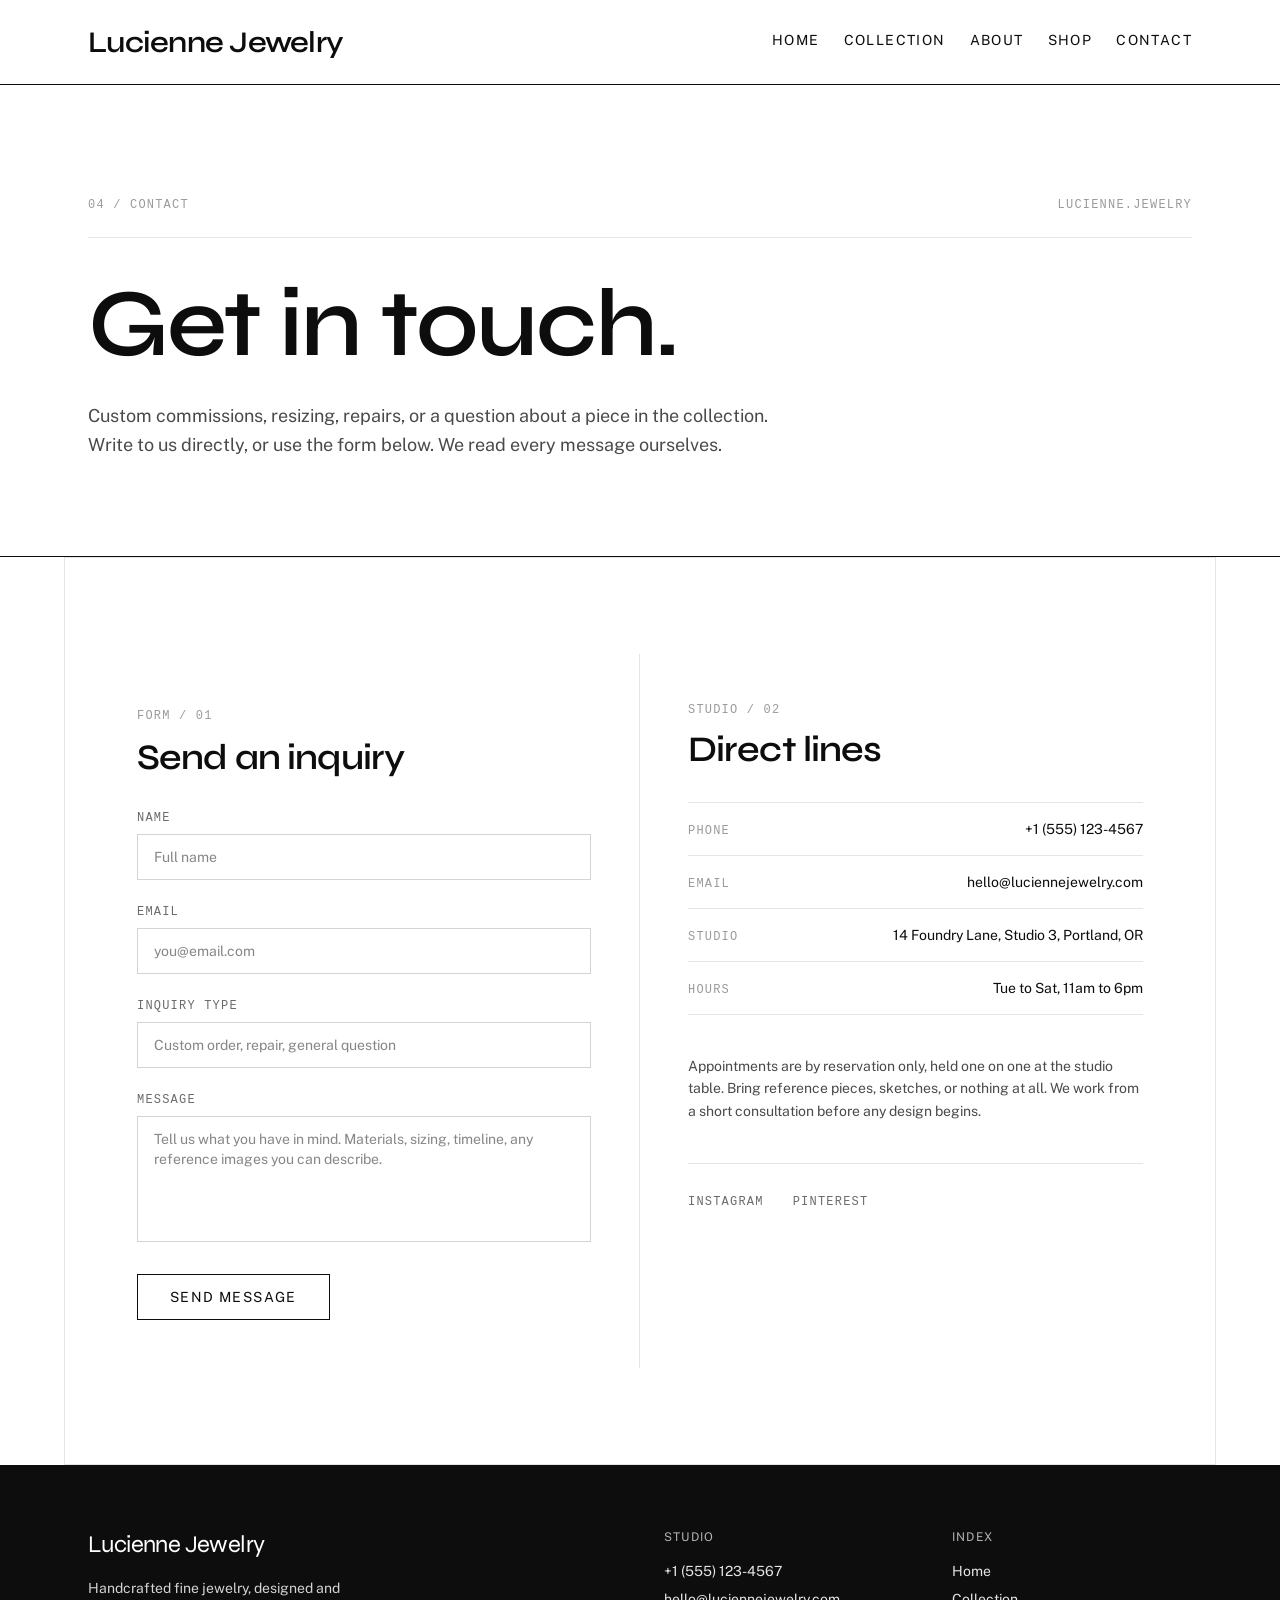
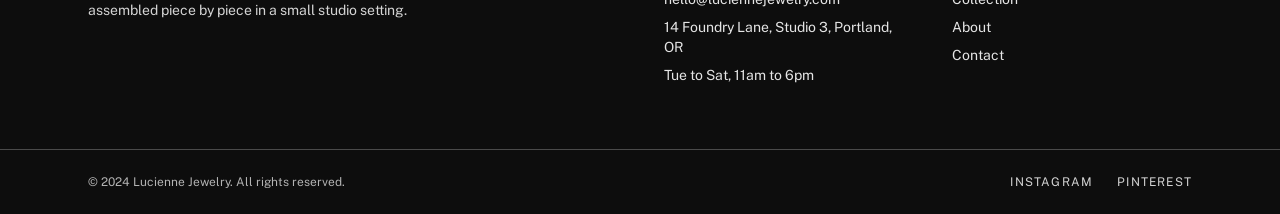
<file: contact.html>
<!DOCTYPE html>
<html lang="en">
<head>
<meta charset="utf-8">
<meta name="viewport" content="width=device-width, initial-scale=1">
<title>Contact — Lucienne Jewelry</title>
<meta name="description" content="Reach Lucienne Jewelry for custom commissions, studio appointments, and general inquiries. Based in Portland, Oregon.">
<link rel="canonical" href="https://lucienne-jewelry-07a8.sites.tibly.ai/contact">
<meta property="og:type" content="website">
<meta property="og:url" content="https://lucienne-jewelry-07a8.sites.tibly.ai/contact">
<meta property="og:site_name" content="Lucienne Jewelry">
<meta property="og:title" content="Contact — Lucienne Jewelry">
<meta property="og:description" content="Reach Lucienne Jewelry for custom commissions, studio appointments, and general inquiries. Based in Portland, Oregon.">
<meta name="twitter:card" content="summary_large_image">
<link rel="icon" href="/favicon.svg" type="image/svg+xml">
<link rel="preconnect" href="https://fonts.googleapis.com">
<link rel="preconnect" href="https://fonts.gstatic.com" crossorigin>
<link href="https://fonts.googleapis.com/css2?family=Syne:wght@400;500;600;700;800&family=Public+Sans:wght@300;400;500;600&display=swap" rel="stylesheet">
<link rel="stylesheet" href="/styles.css?v=3617fe6c">
</head>
<body>
<!-- block:header -->
<header class="w-full bg-white text-ink border-b border-brand-900">
  <div class="mx-auto max-w-6xl px-6 py-6 flex flex-col sm:flex-row sm:items-center sm:justify-between gap-4">
    <a href="/" class="font-display text-2xl md:text-3xl font-semibold tracking-tight" data-tibly-field="business-name">Lucienne Jewelry</a>
    <nav class="flex flex-wrap gap-x-6 gap-y-2 font-body text-xs md:text-sm uppercase tracking-widest">
      <a href="/" class="border-b border-transparent pb-1 hover:border-ink transition-colors duration-300">Home</a>
      <a href="/collection" class="border-b border-transparent pb-1 hover:border-ink transition-colors duration-300">Collection</a>
      <a href="/about" class="border-b border-transparent pb-1 hover:border-ink transition-colors duration-300">About</a>
      <a href="/shop" class="border-b border-transparent pb-1 hover:border-ink transition-colors duration-300">Shop</a>
      <a href="/contact" class="border-b border-transparent pb-1 hover:border-ink transition-colors duration-300">Contact</a>
    </nav>
  </div>
</header>
<!-- /block:header -->
<!-- block:type-hero -->
<section class="w-full bg-white text-ink border-b border-brand-900" data-block="type-hero">
  <div class="mx-auto max-w-6xl px-6 pt-20 pb-16 md:pt-28 md:pb-24">
    <div class="flex items-start justify-between border-b border-brand-200 pb-6 mb-10">
      <span class="font-mono text-xs tracking-widest text-brand-500">04 / CONTACT</span>
      <span class="font-mono text-xs tracking-widest text-brand-500 hidden sm:inline">LUCIENNE.JEWELRY</span>
    </div>
    <h1 class="font-display text-5xl md:text-8xl font-semibold tracking-tight leading-[0.95] max-w-4xl">
      Get in touch.
    </h1>
    <p class="mt-8 font-body text-base md:text-lg text-brand-700 max-w-prose leading-relaxed">
      Custom commissions, resizing, repairs, or a question about a piece in the collection.
      Write to us directly, or use the form below. We read every message ourselves.
    </p>
  </div>
</section>
<!-- /block:type-hero -->
<!-- block:contact-cta -->
<section class="w-full bg-white text-ink" data-block="contact-cta">
  <div class="mx-auto max-w-6xl px-6 py-16 md:py-24 grid grid-cols-1 md:grid-cols-2 gap-0 border border-brand-200">

    <div class="p-8 md:p-12 border-b md:border-b-0 md:border-r border-brand-200">
      <span class="font-mono text-xs tracking-widest text-brand-500">FORM / 01</span>
      <h2 class="font-display text-3xl md:text-4xl font-semibold tracking-tight mt-3 mb-8">Send an inquiry</h2>

      <form method="POST" action="https://api.tibly.ai/api/public/site-forms" class="flex flex-col gap-6">
        <input type="hidden" name="_page" value="/contact">
        <input type="text" name="_gotcha" class="hidden" tabindex="-1" autocomplete="off" aria-hidden="true">

        <div class="flex flex-col gap-2">
          <label for="name" class="font-mono text-xs uppercase tracking-widest text-brand-600">Name</label>
          <input id="name" name="name" type="text" required class="w-full bg-transparent border border-brand-300 px-4 py-3 font-body text-sm text-ink focus:outline-none focus:border-ink transition-colors duration-300" placeholder="Full name">
        </div>

        <div class="flex flex-col gap-2">
          <label for="email" class="font-mono text-xs uppercase tracking-widest text-brand-600">Email</label>
          <input id="email" name="email" type="email" required class="w-full bg-transparent border border-brand-300 px-4 py-3 font-body text-sm text-ink focus:outline-none focus:border-ink transition-colors duration-300" placeholder="you@email.com">
        </div>

        <div class="flex flex-col gap-2">
          <label for="inquiry" class="font-mono text-xs uppercase tracking-widest text-brand-600">Inquiry type</label>
          <input id="inquiry" name="inquiry_type" type="text" class="w-full bg-transparent border border-brand-300 px-4 py-3 font-body text-sm text-ink focus:outline-none focus:border-ink transition-colors duration-300" placeholder="Custom order, repair, general question">
        </div>

        <div class="flex flex-col gap-2">
          <label for="message" class="font-mono text-xs uppercase tracking-widest text-brand-600">Message</label>
          <textarea id="message" name="message" rows="5" required class="w-full bg-transparent border border-brand-300 px-4 py-3 font-body text-sm text-ink focus:outline-none focus:border-ink transition-colors duration-300 resize-none" placeholder="Tell us what you have in mind. Materials, sizing, timeline, any reference images you can describe."></textarea>
        </div>

        <button type="submit" class="btn w-full sm:w-fit mt-2">Send message</button>
      </form>
    </div>

    <div class="p-8 md:p-12 flex flex-col">
      <span class="font-mono text-xs tracking-widest text-brand-500">STUDIO / 02</span>
      <h2 class="font-display text-3xl md:text-4xl font-semibold tracking-tight mt-3 mb-8">Direct lines</h2>

      <dl class="flex flex-col">
        <div class="flex items-baseline justify-between gap-4 py-4 border-t border-brand-200">
          <dt class="font-mono text-xs uppercase tracking-widest text-brand-500">Phone</dt>
          <dd class="font-body text-sm text-right">
            <a href="tel:+15551234567" data-tibly-field="phone" class="hover:text-brand-600 transition-colors duration-300">+1 (555) 123-4567</a>
          </dd>
        </div>
        <div class="flex items-baseline justify-between gap-4 py-4 border-t border-brand-200">
          <dt class="font-mono text-xs uppercase tracking-widest text-brand-500">Email</dt>
          <dd class="font-body text-sm text-right break-words">
            <a href="mailto:hello@luciennejewelry.com" data-tibly-field="email" class="hover:text-brand-600 transition-colors duration-300">hello@luciennejewelry.com</a>
          </dd>
        </div>
        <div class="flex items-baseline justify-between gap-4 py-4 border-t border-brand-200">
          <dt class="font-mono text-xs uppercase tracking-widest text-brand-500">Studio</dt>
          <dd class="font-body text-sm text-right">
            <span data-tibly-field="address">14 Foundry Lane, Studio 3, Portland, OR</span>
          </dd>
        </div>
        <div class="flex items-baseline justify-between gap-4 py-4 border-t border-b border-brand-200">
          <dt class="font-mono text-xs uppercase tracking-widest text-brand-500">Hours</dt>
          <dd class="font-body text-sm text-right">
            <span data-tibly-field="hours">Tue to Sat, 11am to 6pm</span>
          </dd>
        </div>
      </dl>

      <div class="mt-10">
        <p class="font-body text-sm text-brand-700 leading-relaxed max-w-prose">
          Appointments are by reservation only, held one on one at the studio table.
          Bring reference pieces, sketches, or nothing at all. We work from a short
          consultation before any design begins.
        </p>
      </div>

      <div class="mt-10 pt-6 border-t border-brand-200" data-tibly-field="links">
        <a href="https://instagram.com" class="font-mono text-xs uppercase tracking-widest text-brand-600 hover:text-ink transition-colors duration-300 mr-6">Instagram</a>
        <a href="https://pinterest.com" class="font-mono text-xs uppercase tracking-widest text-brand-600 hover:text-ink transition-colors duration-300">Pinterest</a>
      </div>
    </div>

  </div>
</section>
<!-- /block:contact-cta -->
<!-- block:footer -->
<footer class="w-full bg-ink text-white">
  <div class="mx-auto max-w-6xl px-6 py-16 grid grid-cols-1 md:grid-cols-4 gap-12">
    <div class="md:col-span-2">
      <p class="font-display text-2xl tracking-tight" data-tibly-field="business-name">Lucienne Jewelry</p>
      <p class="mt-4 font-body text-sm text-brand-300 max-w-xs leading-relaxed">Handcrafted fine jewelry, designed and assembled piece by piece in a small studio setting.</p>
    </div>
    <div>
      <p class="font-body text-xs uppercase tracking-widest text-brand-400 mb-4">Studio</p>
      <ul class="font-body text-sm space-y-2 text-brand-200">
        <li><a href="tel:+15551234567" data-tibly-field="phone" class="hover:text-white transition-colors duration-300">+1 (555) 123-4567</a></li>
        <li><a href="mailto:hello@luciennejewelry.com" data-tibly-field="email" class="hover:text-white transition-colors duration-300">hello@luciennejewelry.com</a></li>
        <li><span data-tibly-field="address">14 Foundry Lane, Studio 3, Portland, OR</span></li>
        <li><span data-tibly-field="hours">Tue to Sat, 11am to 6pm</span></li>
      </ul>
    </div>
    <div>
      <p class="font-body text-xs uppercase tracking-widest text-brand-400 mb-4">Index</p>
      <nav class="flex flex-col gap-2 font-body text-sm text-brand-200">
        <a href="/" class="hover:text-white transition-colors duration-300 w-fit">Home</a>
        <a href="/collection" class="hover:text-white transition-colors duration-300 w-fit">Collection</a>
        <a href="/about" class="hover:text-white transition-colors duration-300 w-fit">About</a>
        <a href="/contact" class="hover:text-white transition-colors duration-300 w-fit">Contact</a>
      </nav>
    </div>
  </div>
  <div class="border-t border-brand-700">
    <div class="mx-auto max-w-6xl px-6 py-6 flex flex-col sm:flex-row sm:items-center sm:justify-between gap-4">
      <p class="font-body text-xs text-brand-400">© 2024 Lucienne Jewelry. All rights reserved.</p>
      <div data-tibly-field="links" class="flex gap-6 font-body text-xs uppercase tracking-widest text-brand-300">
        <a href="https://instagram.com" class="hover:text-white transition-colors duration-300">Instagram</a>
        <a href="https://pinterest.com" class="hover:text-white transition-colors duration-300">Pinterest</a>
      </div>
    </div>
  </div>
</footer>
<!-- /block:footer -->
  <script async src="https://api.tibly.ai/widget/v1.js"></script>
</body>
</html>
</file>
<file: styles.css>
/*! tailwindcss v4.3.2 | MIT License | https://tailwindcss.com */
@layer properties{@supports (((-webkit-hyphens:none)) and (not (margin-trim:inline))) or ((-moz-orient:inline) and (not (color:rgb(from red r g b)))){*,:before,:after,::backdrop{--tw-space-y-reverse:0;--tw-divide-y-reverse:0;--tw-border-style:solid;--tw-leading:initial;--tw-font-weight:initial;--tw-tracking:initial;--tw-shadow:0 0 #0000;--tw-shadow-color:initial;--tw-shadow-alpha:100%;--tw-inset-shadow:0 0 #0000;--tw-inset-shadow-color:initial;--tw-inset-shadow-alpha:100%;--tw-ring-color:initial;--tw-ring-shadow:0 0 #0000;--tw-inset-ring-color:initial;--tw-inset-ring-shadow:0 0 #0000;--tw-ring-inset:initial;--tw-ring-offset-width:0px;--tw-ring-offset-color:#fff;--tw-ring-offset-shadow:0 0 #0000;--tw-blur:initial;--tw-brightness:initial;--tw-contrast:initial;--tw-grayscale:initial;--tw-hue-rotate:initial;--tw-invert:initial;--tw-opacity:initial;--tw-saturate:initial;--tw-sepia:initial;--tw-drop-shadow:initial;--tw-drop-shadow-color:initial;--tw-drop-shadow-alpha:100%;--tw-drop-shadow-size:initial;--tw-duration:initial}}}@layer theme{:root,:host{--font-sans:ui-sans-serif, system-ui, sans-serif, "Apple Color Emoji", "Segoe UI Emoji", "Segoe UI Symbol", "Noto Color Emoji";--font-mono:ui-monospace, SFMono-Regular, Menlo, Monaco, Consolas, "Liberation Mono", "Courier New", monospace;--color-white:#fff;--spacing:.25rem;--container-xs:20rem;--container-3xl:48rem;--container-4xl:56rem;--container-6xl:72rem;--text-xs:.75rem;--text-xs--line-height:calc(1 / .75);--text-sm:.875rem;--text-sm--line-height:calc(1.25 / .875);--text-base:1rem;--text-base--line-height:calc(1.5 / 1);--text-lg:1.125rem;--text-lg--line-height:calc(1.75 / 1.125);--text-xl:1.25rem;--text-xl--line-height:calc(1.75 / 1.25);--text-2xl:1.5rem;--text-2xl--line-height:calc(2 / 1.5);--text-3xl:1.875rem;--text-3xl--line-height:calc(2.25 / 1.875);--text-4xl:2.25rem;--text-4xl--line-height:calc(2.5 / 2.25);--text-5xl:3rem;--text-5xl--line-height:1;--text-6xl:3.75rem;--text-6xl--line-height:1;--text-7xl:4.5rem;--text-7xl--line-height:1;--text-8xl:6rem;--text-8xl--line-height:1;--font-weight-normal:400;--font-weight-medium:500;--font-weight-semibold:600;--tracking-tight:-.025em;--tracking-wide:.025em;--tracking-widest:.1em;--leading-tight:1.25;--leading-relaxed:1.625;--radius-sm:0px;--radius-md:0px;--radius-lg:0px;--default-transition-duration:.15s;--default-transition-timing-function:cubic-bezier(.4, 0, .2, 1);--default-font-family:var(--font-sans);--default-mono-font-family:var(--font-mono);--color-brand-50:#f7f7f7;--color-brand-100:#f2f2f2;--color-brand-200:#e5e5e5;--color-brand-300:#d4d4d4;--color-brand-400:#b3b3b3;--color-brand-500:#9b9b9b;--color-brand-600:#6b6b6b;--color-brand-700:#4a4a4a;--color-brand-800:#262626;--color-brand-900:#0d0d0d;--color-surface:#f2f2f2;--color-ink:#0d0d0d;--font-display:"Syne", sans-serif;--font-body:"Public Sans", sans-serif;--radius-none:0px}}@layer base{*,:after,:before,::backdrop{box-sizing:border-box;border:0 solid;margin:0;padding:0}::file-selector-button{box-sizing:border-box;border:0 solid;margin:0;padding:0}html,:host{-webkit-text-size-adjust:100%;tab-size:4;line-height:1.5;font-family:var(--default-font-family,ui-sans-serif, system-ui, sans-serif, "Apple Color Emoji", "Segoe UI Emoji", "Segoe UI Symbol", "Noto Color Emoji");font-feature-settings:var(--default-font-feature-settings,normal);font-variation-settings:var(--default-font-variation-settings,normal);-webkit-tap-highlight-color:transparent}hr{height:0;color:inherit;border-top-width:1px}abbr:where([title]){-webkit-text-decoration:underline dotted;text-decoration:underline dotted}h1,h2,h3,h4,h5,h6{font-size:inherit;font-weight:inherit}a{color:inherit;-webkit-text-decoration:inherit;-webkit-text-decoration:inherit;-webkit-text-decoration:inherit;text-decoration:inherit}b,strong{font-weight:bolder}code,kbd,samp,pre{font-family:var(--default-mono-font-family,ui-monospace, SFMono-Regular, Menlo, Monaco, Consolas, "Liberation Mono", "Courier New", monospace);font-feature-settings:var(--default-mono-font-feature-settings,normal);font-variation-settings:var(--default-mono-font-variation-settings,normal);font-size:1em}small{font-size:80%}sub,sup{vertical-align:baseline;font-size:75%;line-height:0;position:relative}sub{bottom:-.25em}sup{top:-.5em}table{text-indent:0;border-color:inherit;border-collapse:collapse}:-moz-focusring{outline:auto}progress{vertical-align:baseline}summary{display:list-item}ol,ul,menu{list-style:none}img,svg,video,canvas,audio,iframe,embed,object{vertical-align:middle;display:block}img,video{max-width:100%;height:auto}button,input,select,optgroup,textarea{font:inherit;font-feature-settings:inherit;font-variation-settings:inherit;letter-spacing:inherit;color:inherit;opacity:1;background-color:#0000;border-radius:0}::file-selector-button{font:inherit;font-feature-settings:inherit;font-variation-settings:inherit;letter-spacing:inherit;color:inherit;opacity:1;background-color:#0000;border-radius:0}:where(select:is([multiple],[size])) optgroup{font-weight:bolder}:where(select:is([multiple],[size])) optgroup option{padding-inline-start:20px}::file-selector-button{margin-inline-end:4px}::placeholder{opacity:1}@supports (not ((-webkit-appearance:-apple-pay-button))) or (contain-intrinsic-size:1px){::placeholder{color:currentColor}@supports (color:color-mix(in lab, red, red)){::placeholder{color:color-mix(in oklab, currentcolor 50%, transparent)}}}textarea{resize:vertical}::-webkit-search-decoration{-webkit-appearance:none}::-webkit-date-and-time-value{min-height:1lh;text-align:inherit}::-webkit-datetime-edit{display:inline-flex}::-webkit-datetime-edit-fields-wrapper{padding:0}::-webkit-datetime-edit{padding-block:0}::-webkit-datetime-edit-year-field{padding-block:0}::-webkit-datetime-edit-month-field{padding-block:0}::-webkit-datetime-edit-day-field{padding-block:0}::-webkit-datetime-edit-hour-field{padding-block:0}::-webkit-datetime-edit-minute-field{padding-block:0}::-webkit-datetime-edit-second-field{padding-block:0}::-webkit-datetime-edit-millisecond-field{padding-block:0}::-webkit-datetime-edit-meridiem-field{padding-block:0}::-webkit-calendar-picker-indicator{line-height:1}:-moz-ui-invalid{box-shadow:none}button,input:where([type=button],[type=reset],[type=submit]){appearance:button}::file-selector-button{appearance:button}::-webkit-inner-spin-button{height:auto}::-webkit-outer-spin-button{height:auto}[hidden]:where(:not([hidden=until-found])){display:none!important}}@layer components{.btn{border-style:var(--tw-border-style);border-width:1px;border-color:var(--color-ink);padding-inline:calc(var(--spacing) * 8);padding-block:calc(var(--spacing) * 3);font-family:var(--font-body);font-size:var(--text-sm);line-height:var(--tw-leading,var(--text-sm--line-height));--tw-tracking:var(--tracking-widest);letter-spacing:var(--tracking-widest);color:var(--color-ink);text-transform:uppercase;transition-property:color,background-color,border-color,outline-color,text-decoration-color,fill,stroke,--tw-gradient-from,--tw-gradient-via,--tw-gradient-to;transition-timing-function:var(--tw-ease,var(--default-transition-timing-function));transition-duration:var(--tw-duration,var(--default-transition-duration));--tw-duration:.3s;background-color:#0000;justify-content:center;align-items:center;transition-duration:.3s;display:inline-flex}@media (hover:hover){.btn:hover{background-color:var(--color-ink);color:var(--color-white)}}.btn-secondary{border-style:var(--tw-border-style);border-width:1px;border-color:var(--color-brand-300);padding-inline:calc(var(--spacing) * 8);padding-block:calc(var(--spacing) * 3);font-family:var(--font-body);font-size:var(--text-sm);line-height:var(--tw-leading,var(--text-sm--line-height));--tw-tracking:var(--tracking-widest);letter-spacing:var(--tracking-widest);color:var(--color-brand-600);text-transform:uppercase;transition-property:color,background-color,border-color,outline-color,text-decoration-color,fill,stroke,--tw-gradient-from,--tw-gradient-via,--tw-gradient-to;transition-timing-function:var(--tw-ease,var(--default-transition-timing-function));transition-duration:var(--tw-duration,var(--default-transition-duration));--tw-duration:.3s;background-color:#0000;justify-content:center;align-items:center;transition-duration:.3s;display:inline-flex}@media (hover:hover){.btn-secondary:hover{border-color:var(--color-ink);color:var(--color-ink)}}.card{border-style:var(--tw-border-style);border-width:1px;border-color:var(--color-brand-200);background-color:var(--color-surface);padding:calc(var(--spacing) * 6)}}@layer utilities{.absolute{position:absolute}.relative{position:relative}.top-10{top:calc(var(--spacing) * 10)}.right-10{right:calc(var(--spacing) * 10)}.col-span-2{grid-column:span 2/span 2}.col-span-4{grid-column:span 4/span 4}.col-span-6{grid-column:span 6/span 6}.-mx-2{margin-inline:calc(var(--spacing) * -2)}.mx-auto{margin-inline:auto}.mt-2{margin-top:calc(var(--spacing) * 2)}.mt-3{margin-top:calc(var(--spacing) * 3)}.mt-4{margin-top:calc(var(--spacing) * 4)}.mt-6{margin-top:calc(var(--spacing) * 6)}.mt-8{margin-top:calc(var(--spacing) * 8)}.mt-10{margin-top:calc(var(--spacing) * 10)}.mt-12{margin-top:calc(var(--spacing) * 12)}.mt-14{margin-top:calc(var(--spacing) * 14)}.mr-6{margin-right:calc(var(--spacing) * 6)}.mb-1{margin-bottom:var(--spacing)}.mb-2{margin-bottom:calc(var(--spacing) * 2)}.mb-4{margin-bottom:calc(var(--spacing) * 4)}.mb-6{margin-bottom:calc(var(--spacing) * 6)}.mb-8{margin-bottom:calc(var(--spacing) * 8)}.mb-10{margin-bottom:calc(var(--spacing) * 10)}.mb-12{margin-bottom:calc(var(--spacing) * 12)}.mb-16{margin-bottom:calc(var(--spacing) * 16)}.block{display:block}.flex{display:flex}.grid{display:grid}.hidden{display:none}.inline-flex{display:inline-flex}.aspect-\[4\/3\]{aspect-ratio:4/3}.aspect-\[4\/5\]{aspect-ratio:4/5}.aspect-square{aspect-ratio:1}.h-full{height:100%}.w-fit{width:fit-content}.w-full{width:100%}.max-w-3xl{max-width:var(--container-3xl)}.max-w-4xl{max-width:var(--container-4xl)}.max-w-6xl{max-width:var(--container-6xl)}.max-w-prose{max-width:65ch}.max-w-xs{max-width:var(--container-xs)}.min-w-\[640px\]{min-width:640px}.resize-none{resize:none}.grid-cols-1{grid-template-columns:repeat(1,minmax(0,1fr))}.grid-cols-12{grid-template-columns:repeat(12,minmax(0,1fr))}.grid-cols-\[2\.5rem_1fr\]{grid-template-columns:2.5rem 1fr}.flex-col{flex-direction:column}.flex-wrap{flex-wrap:wrap}.items-baseline{align-items:baseline}.items-center{align-items:center}.items-end{align-items:flex-end}.items-start{align-items:flex-start}.justify-between{justify-content:space-between}.justify-center{justify-content:center}.gap-0{gap:0}.gap-2{gap:calc(var(--spacing) * 2)}.gap-4{gap:calc(var(--spacing) * 4)}.gap-6{gap:calc(var(--spacing) * 6)}.gap-8{gap:calc(var(--spacing) * 8)}.gap-12{gap:calc(var(--spacing) * 12)}.gap-px{gap:1px}:where(.space-y-2>:not(:last-child)){--tw-space-y-reverse:0;margin-block-start:calc(calc(var(--spacing) * 2) * var(--tw-space-y-reverse));margin-block-end:calc(calc(var(--spacing) * 2) * calc(1 - var(--tw-space-y-reverse)))}:where(.space-y-6>:not(:last-child)){--tw-space-y-reverse:0;margin-block-start:calc(calc(var(--spacing) * 6) * var(--tw-space-y-reverse));margin-block-end:calc(calc(var(--spacing) * 6) * calc(1 - var(--tw-space-y-reverse)))}.gap-x-4{column-gap:calc(var(--spacing) * 4)}.gap-x-6{column-gap:calc(var(--spacing) * 6)}.gap-x-10{column-gap:calc(var(--spacing) * 10)}.gap-y-1{row-gap:var(--spacing)}.gap-y-2{row-gap:calc(var(--spacing) * 2)}.gap-y-3{row-gap:calc(var(--spacing) * 3)}:where(.divide-y>:not(:last-child)){--tw-divide-y-reverse:0;border-bottom-style:var(--tw-border-style);border-top-style:var(--tw-border-style);border-top-width:calc(1px * var(--tw-divide-y-reverse));border-bottom-width:calc(1px * calc(1 - var(--tw-divide-y-reverse)))}:where(.divide-brand-200>:not(:last-child)){border-color:var(--color-brand-200)}.justify-self-end{justify-self:flex-end}.overflow-hidden{overflow:hidden}.overflow-x-auto{overflow-x:auto}.border{border-style:var(--tw-border-style);border-width:1px}.border-y{border-block-style:var(--tw-border-style);border-block-width:1px}.border-t{border-top-style:var(--tw-border-style);border-top-width:1px}.border-b{border-bottom-style:var(--tw-border-style);border-bottom-width:1px}.border-brand-200{border-color:var(--color-brand-200)}.border-brand-300{border-color:var(--color-brand-300)}.border-brand-600{border-color:var(--color-brand-600)}.border-brand-700{border-color:var(--color-brand-700)}.border-brand-900{border-color:var(--color-brand-900)}.border-ink{border-color:var(--color-ink)}.border-transparent{border-color:#0000}.border-white{border-color:var(--color-white)}.bg-brand-800{background-color:var(--color-brand-800)}.bg-ink{background-color:var(--color-ink)}.bg-surface{background-color:var(--color-surface)}.bg-transparent{background-color:#0000}.bg-white{background-color:var(--color-white)}.object-cover{object-fit:cover}.p-4{padding:calc(var(--spacing) * 4)}.p-8{padding:calc(var(--spacing) * 8)}.px-2{padding-inline:calc(var(--spacing) * 2)}.px-4{padding-inline:calc(var(--spacing) * 4)}.px-6{padding-inline:calc(var(--spacing) * 6)}.px-8{padding-inline:calc(var(--spacing) * 8)}.py-3{padding-block:calc(var(--spacing) * 3)}.py-4{padding-block:calc(var(--spacing) * 4)}.py-5{padding-block:calc(var(--spacing) * 5)}.py-6{padding-block:calc(var(--spacing) * 6)}.py-12{padding-block:calc(var(--spacing) * 12)}.py-16{padding-block:calc(var(--spacing) * 16)}.py-20{padding-block:calc(var(--spacing) * 20)}.py-24{padding-block:calc(var(--spacing) * 24)}.pt-6{padding-top:calc(var(--spacing) * 6)}.pt-16{padding-top:calc(var(--spacing) * 16)}.pt-20{padding-top:calc(var(--spacing) * 20)}.pb-1{padding-bottom:var(--spacing)}.pb-4{padding-bottom:calc(var(--spacing) * 4)}.pb-6{padding-bottom:calc(var(--spacing) * 6)}.pb-16{padding-bottom:calc(var(--spacing) * 16)}.pb-20{padding-bottom:calc(var(--spacing) * 20)}.text-center{text-align:center}.text-left{text-align:left}.text-right{text-align:right}.font-body{font-family:var(--font-body)}.font-display{font-family:var(--font-display)}.font-mono{font-family:var(--font-mono)}.text-2xl{font-size:var(--text-2xl);line-height:var(--tw-leading,var(--text-2xl--line-height))}.text-3xl{font-size:var(--text-3xl);line-height:var(--tw-leading,var(--text-3xl--line-height))}.text-4xl{font-size:var(--text-4xl);line-height:var(--tw-leading,var(--text-4xl--line-height))}.text-5xl{font-size:var(--text-5xl);line-height:var(--tw-leading,var(--text-5xl--line-height))}.text-base{font-size:var(--text-base);line-height:var(--tw-leading,var(--text-base--line-height))}.text-lg{font-size:var(--text-lg);line-height:var(--tw-leading,var(--text-lg--line-height))}.text-sm{font-size:var(--text-sm);line-height:var(--tw-leading,var(--text-sm--line-height))}.text-xs{font-size:var(--text-xs);line-height:var(--tw-leading,var(--text-xs--line-height))}.text-\[10rem\]{font-size:10rem}.leading-\[0\.92\]{--tw-leading:.92;line-height:.92}.leading-\[0\.95\]{--tw-leading:.95;line-height:.95}.leading-none{--tw-leading:1;line-height:1}.leading-relaxed{--tw-leading:var(--leading-relaxed);line-height:var(--leading-relaxed)}.leading-tight{--tw-leading:var(--leading-tight);line-height:var(--leading-tight)}.font-medium{--tw-font-weight:var(--font-weight-medium);font-weight:var(--font-weight-medium)}.font-normal{--tw-font-weight:var(--font-weight-normal);font-weight:var(--font-weight-normal)}.font-semibold{--tw-font-weight:var(--font-weight-semibold);font-weight:var(--font-weight-semibold)}.tracking-\[0\.3em\]{--tw-tracking:.3em;letter-spacing:.3em}.tracking-tight{--tw-tracking:var(--tracking-tight);letter-spacing:var(--tracking-tight)}.tracking-wide{--tw-tracking:var(--tracking-wide);letter-spacing:var(--tracking-wide)}.tracking-widest{--tw-tracking:var(--tracking-widest);letter-spacing:var(--tracking-widest)}.break-words{overflow-wrap:break-word}.text-brand-200{color:var(--color-brand-200)}.text-brand-300{color:var(--color-brand-300)}.text-brand-400{color:var(--color-brand-400)}.text-brand-500{color:var(--color-brand-500)}.text-brand-600{color:var(--color-brand-600)}.text-brand-700{color:var(--color-brand-700)}.text-ink{color:var(--color-ink)}.text-white{color:var(--color-white)}.uppercase{text-transform:uppercase}.underline-offset-4{text-underline-offset:4px}.ring{--tw-ring-shadow:var(--tw-ring-inset,) 0 0 0 calc(1px + var(--tw-ring-offset-width)) var(--tw-ring-color,currentcolor);box-shadow:var(--tw-inset-shadow), var(--tw-inset-ring-shadow), var(--tw-ring-offset-shadow), var(--tw-ring-shadow), var(--tw-shadow)}.contrast-125{--tw-contrast:contrast(125%);filter:var(--tw-blur,) var(--tw-brightness,) var(--tw-contrast,) var(--tw-grayscale,) var(--tw-hue-rotate,) var(--tw-invert,) var(--tw-saturate,) var(--tw-sepia,) var(--tw-drop-shadow,)}.grayscale{--tw-grayscale:grayscale(100%);filter:var(--tw-blur,) var(--tw-brightness,) var(--tw-contrast,) var(--tw-grayscale,) var(--tw-hue-rotate,) var(--tw-invert,) var(--tw-saturate,) var(--tw-sepia,) var(--tw-drop-shadow,)}.transition-colors{transition-property:color,background-color,border-color,outline-color,text-decoration-color,fill,stroke,--tw-gradient-from,--tw-gradient-via,--tw-gradient-to;transition-timing-function:var(--tw-ease,var(--default-transition-timing-function));transition-duration:var(--tw-duration,var(--default-transition-duration))}.duration-300{--tw-duration:.3s;transition-duration:.3s}.select-none{-webkit-user-select:none;user-select:none}@media (hover:hover){.group-hover\:underline:is(:where(.group):hover *){text-decoration-line:underline}.hover\:border-ink:hover{border-color:var(--color-ink)}.hover\:border-white:hover{border-color:var(--color-white)}.hover\:bg-surface:hover{background-color:var(--color-surface)}.hover\:bg-white:hover{background-color:var(--color-white)}.hover\:text-brand-600:hover{color:var(--color-brand-600)}.hover\:text-ink:hover{color:var(--color-ink)}.hover\:text-white:hover{color:var(--color-white)}}.focus\:border-ink:focus{border-color:var(--color-ink)}.focus\:outline-none:focus{--tw-outline-style:none;outline-style:none}@media (min-width:40rem){.sm\:block{display:block}.sm\:inline{display:inline}.sm\:w-fit{width:fit-content}.sm\:flex-row{flex-direction:row}.sm\:items-center{align-items:center}.sm\:items-end{align-items:flex-end}.sm\:justify-between{justify-content:space-between}.sm\:text-4xl{font-size:var(--text-4xl);line-height:var(--tw-leading,var(--text-4xl--line-height))}.sm\:text-5xl{font-size:var(--text-5xl);line-height:var(--tw-leading,var(--text-5xl--line-height))}.sm\:text-6xl{font-size:var(--text-6xl);line-height:var(--tw-leading,var(--text-6xl--line-height))}}@media (min-width:48rem){.md\:col-span-1{grid-column:span 1/span 1}.md\:col-span-2{grid-column:span 2/span 2}.md\:col-span-3{grid-column:span 3/span 3}.md\:col-span-4{grid-column:span 4/span 4}.md\:col-span-5{grid-column:span 5/span 5}.md\:col-span-6{grid-column:span 6/span 6}.md\:col-span-7{grid-column:span 7/span 7}.md\:col-start-7{grid-column-start:7}.md\:mt-20{margin-top:calc(var(--spacing) * 20)}.md\:ml-16{margin-left:calc(var(--spacing) * 16)}.md\:block{display:block}.md\:inline{display:inline}.md\:grid-cols-2{grid-template-columns:repeat(2,minmax(0,1fr))}.md\:grid-cols-4{grid-template-columns:repeat(4,minmax(0,1fr))}.md\:grid-cols-6{grid-template-columns:repeat(6,minmax(0,1fr))}.md\:grid-cols-12{grid-template-columns:repeat(12,minmax(0,1fr))}.md\:grid-cols-\[3rem_1fr_auto_auto\]{grid-template-columns:3rem 1fr auto auto}.md\:justify-end{justify-content:flex-end}.md\:gap-0{gap:0}.md\:gap-6{gap:calc(var(--spacing) * 6)}.md\:gap-8{gap:calc(var(--spacing) * 8)}.md\:gap-16{gap:calc(var(--spacing) * 16)}.md\:border-r{border-right-style:var(--tw-border-style);border-right-width:1px}.md\:border-b-0{border-bottom-style:var(--tw-border-style);border-bottom-width:0}.md\:border-l{border-left-style:var(--tw-border-style);border-left-width:1px}.md\:border-brand-700{border-color:var(--color-brand-700)}.md\:p-12{padding:calc(var(--spacing) * 12)}.md\:p-16{padding:calc(var(--spacing) * 16)}.md\:py-24{padding-block:calc(var(--spacing) * 24)}.md\:py-28{padding-block:calc(var(--spacing) * 28)}.md\:py-32{padding-block:calc(var(--spacing) * 32)}.md\:py-36{padding-block:calc(var(--spacing) * 36)}.md\:pt-24{padding-top:calc(var(--spacing) * 24)}.md\:pt-28{padding-top:calc(var(--spacing) * 28)}.md\:pr-12{padding-right:calc(var(--spacing) * 12)}.md\:pb-24{padding-bottom:calc(var(--spacing) * 24)}.md\:pb-28{padding-bottom:calc(var(--spacing) * 28)}.md\:pl-8{padding-left:calc(var(--spacing) * 8)}.md\:text-3xl{font-size:var(--text-3xl);line-height:var(--tw-leading,var(--text-3xl--line-height))}.md\:text-4xl{font-size:var(--text-4xl);line-height:var(--tw-leading,var(--text-4xl--line-height))}.md\:text-5xl{font-size:var(--text-5xl);line-height:var(--tw-leading,var(--text-5xl--line-height))}.md\:text-7xl{font-size:var(--text-7xl);line-height:var(--tw-leading,var(--text-7xl--line-height))}.md\:text-8xl{font-size:var(--text-8xl);line-height:var(--tw-leading,var(--text-8xl--line-height))}.md\:text-base{font-size:var(--text-base);line-height:var(--tw-leading,var(--text-base--line-height))}.md\:text-lg{font-size:var(--text-lg);line-height:var(--tw-leading,var(--text-lg--line-height))}.md\:text-sm{font-size:var(--text-sm);line-height:var(--tw-leading,var(--text-sm--line-height))}.md\:text-xl{font-size:var(--text-xl);line-height:var(--tw-leading,var(--text-xl--line-height))}}}@property --tw-space-y-reverse{syntax:"*";inherits:false;initial-value:0}@property --tw-divide-y-reverse{syntax:"*";inherits:false;initial-value:0}@property --tw-border-style{syntax:"*";inherits:false;initial-value:solid}@property --tw-leading{syntax:"*";inherits:false}@property --tw-font-weight{syntax:"*";inherits:false}@property --tw-tracking{syntax:"*";inherits:false}@property --tw-shadow{syntax:"*";inherits:false;initial-value:0 0 #0000}@property --tw-shadow-color{syntax:"*";inherits:false}@property --tw-shadow-alpha{syntax:"<percentage>";inherits:false;initial-value:100%}@property --tw-inset-shadow{syntax:"*";inherits:false;initial-value:0 0 #0000}@property --tw-inset-shadow-color{syntax:"*";inherits:false}@property --tw-inset-shadow-alpha{syntax:"<percentage>";inherits:false;initial-value:100%}@property --tw-ring-color{syntax:"*";inherits:false}@property --tw-ring-shadow{syntax:"*";inherits:false;initial-value:0 0 #0000}@property --tw-inset-ring-color{syntax:"*";inherits:false}@property --tw-inset-ring-shadow{syntax:"*";inherits:false;initial-value:0 0 #0000}@property --tw-ring-inset{syntax:"*";inherits:false}@property --tw-ring-offset-width{syntax:"<length>";inherits:false;initial-value:0}@property --tw-ring-offset-color{syntax:"*";inherits:false;initial-value:#fff}@property --tw-ring-offset-shadow{syntax:"*";inherits:false;initial-value:0 0 #0000}@property --tw-blur{syntax:"*";inherits:false}@property --tw-brightness{syntax:"*";inherits:false}@property --tw-contrast{syntax:"*";inherits:false}@property --tw-grayscale{syntax:"*";inherits:false}@property --tw-hue-rotate{syntax:"*";inherits:false}@property --tw-invert{syntax:"*";inherits:false}@property --tw-opacity{syntax:"*";inherits:false}@property --tw-saturate{syntax:"*";inherits:false}@property --tw-sepia{syntax:"*";inherits:false}@property --tw-drop-shadow{syntax:"*";inherits:false}@property --tw-drop-shadow-color{syntax:"*";inherits:false}@property --tw-drop-shadow-alpha{syntax:"<percentage>";inherits:false;initial-value:100%}@property --tw-drop-shadow-size{syntax:"*";inherits:false}@property --tw-duration{syntax:"*";inherits:false}
</file>
